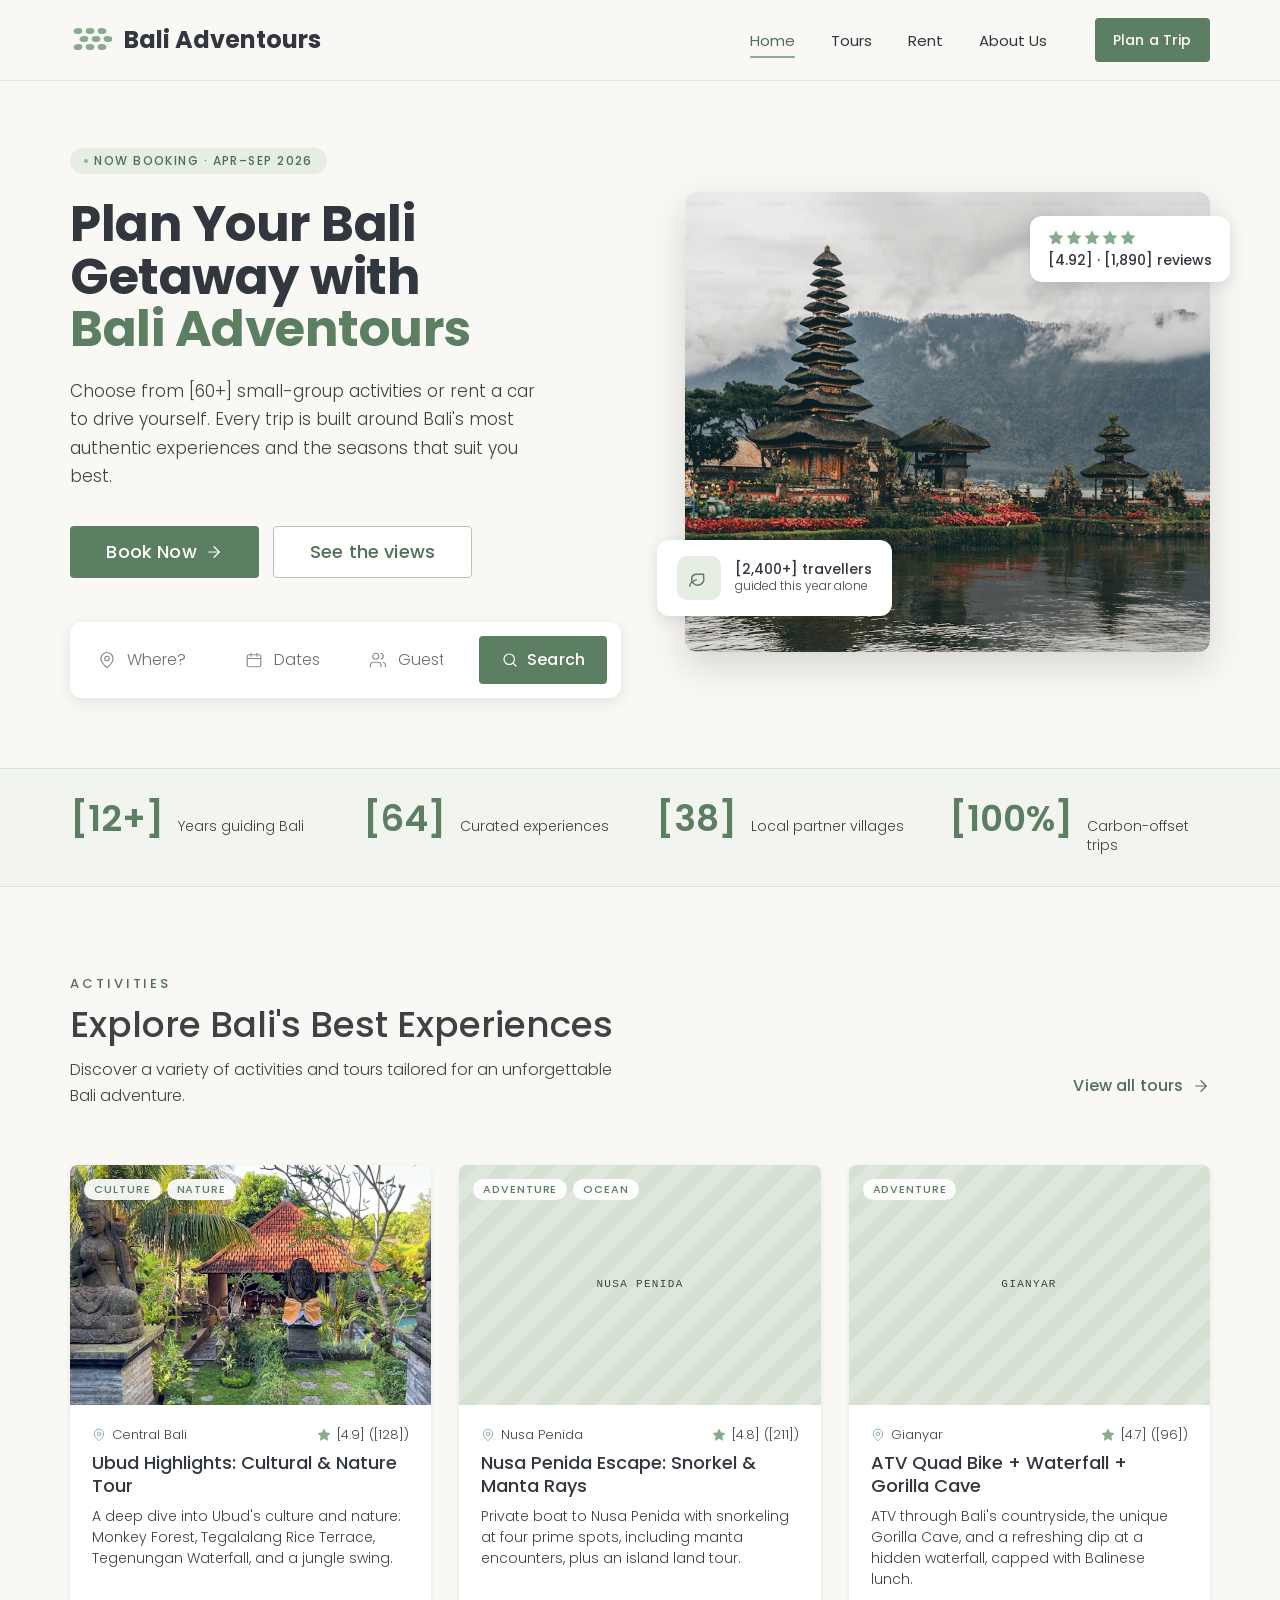
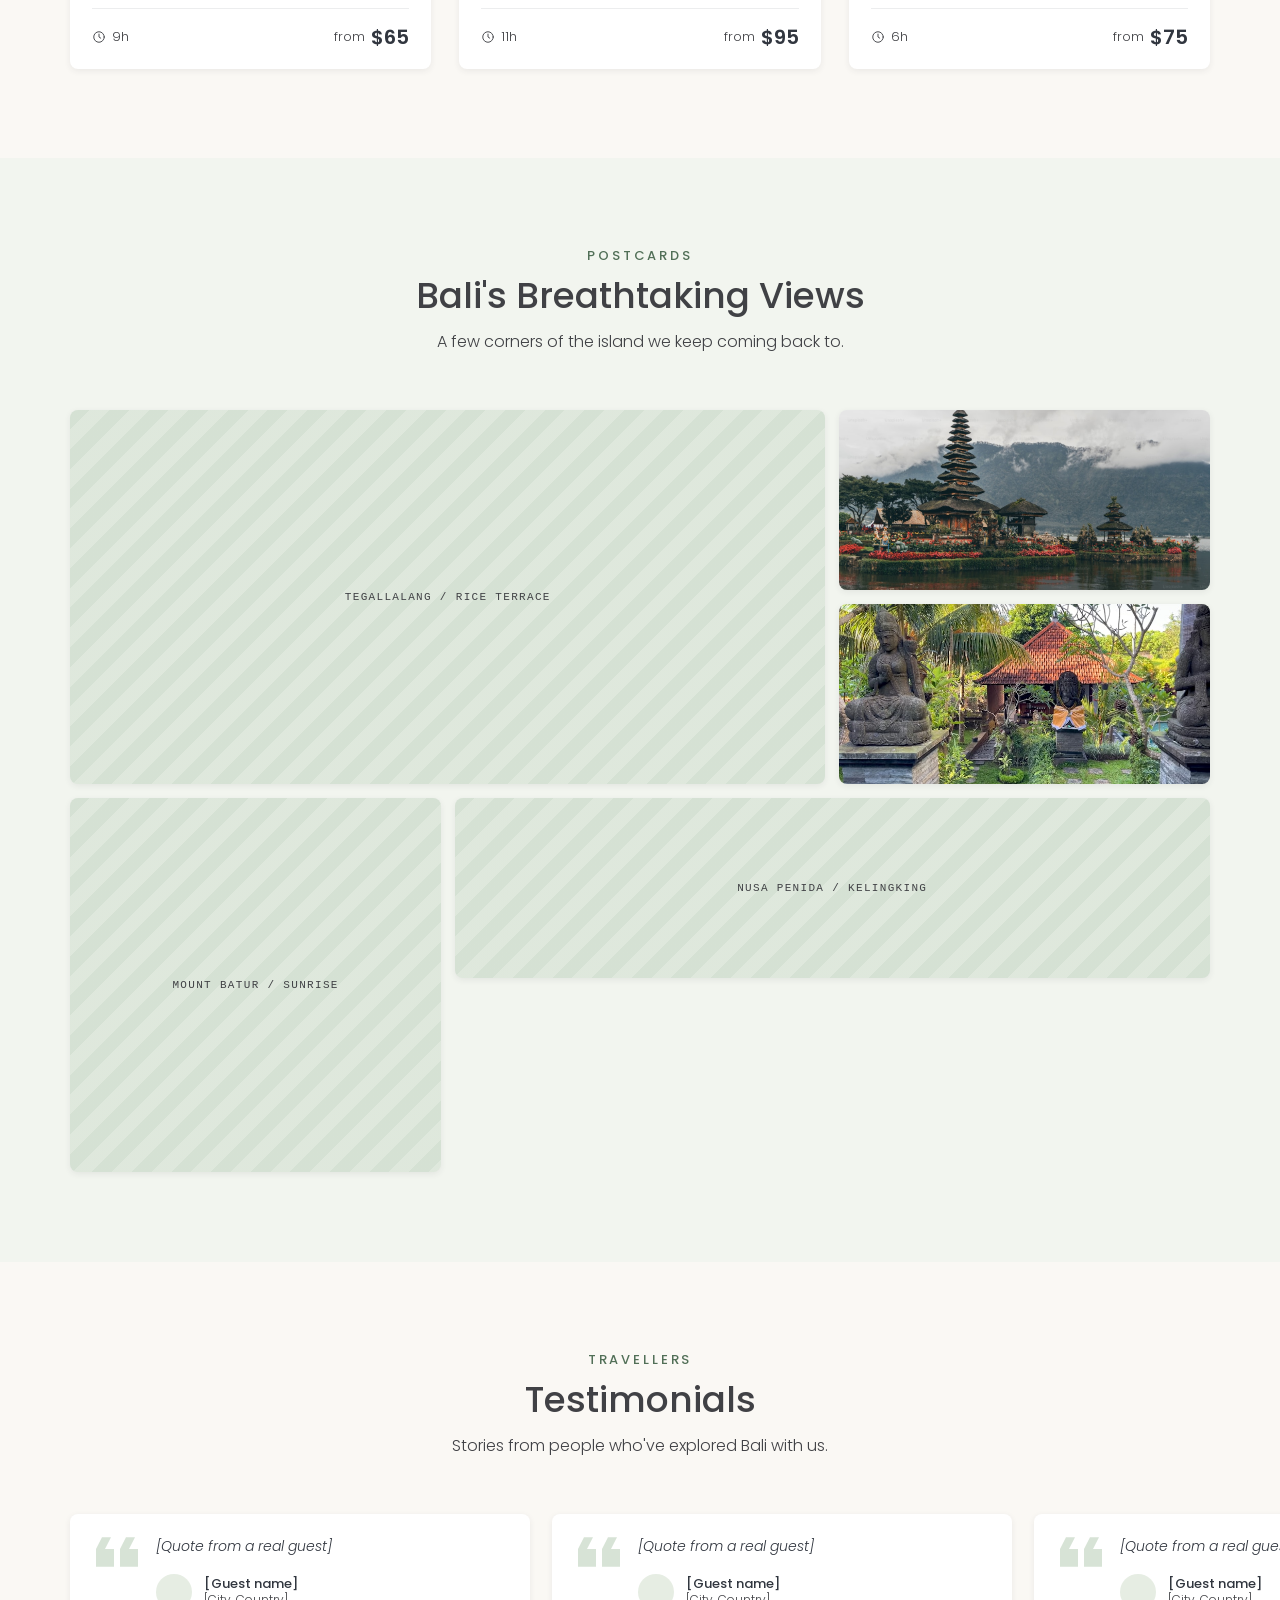
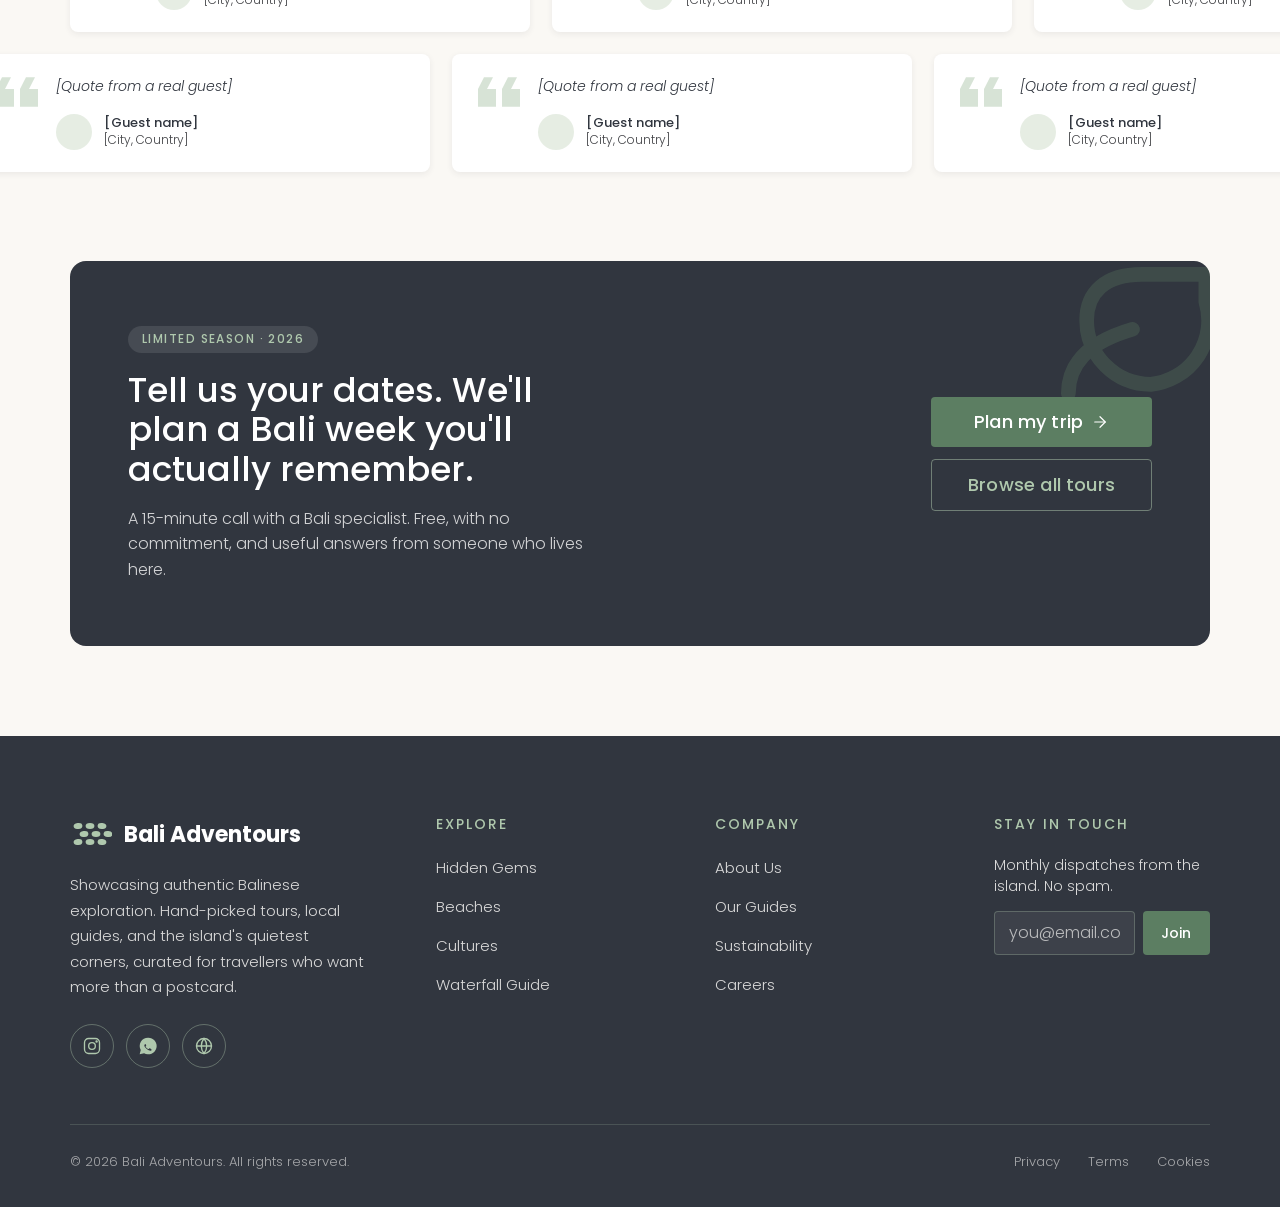
<file: index.html>
<!doctype html>
<html lang="en">
<head>
  <meta charset="utf-8" />
  <meta name="viewport" content="width=device-width, initial-scale=1" />
  <title>Bali Adventours: small-group tours and car rental in Bali</title>
  <meta name="description" content="Small-group activities across Bali with local guides, plus car rental for a self-drive trip." />
  <link rel="icon" href="assets/images/favicon.svg" type="image/svg+xml" />
  <link rel="preconnect" href="https://fonts.googleapis.com" />
  <link rel="preconnect" href="https://fonts.gstatic.com" crossorigin />
  <link href="https://fonts.googleapis.com/css2?family=Poppins:ital,wght@0,300;0,400;0,500;0,600;0,700;1,300&display=swap" rel="stylesheet" />
  <link rel="stylesheet" href="assets/stylesheets/site.css" />
</head>
<body>
  <!-- Icon sprite: referenced below with <use href="#i-name"> -->
  <svg width="0" height="0" style="position:absolute" aria-hidden="true">
    <symbol id="i-logo" viewBox="0 0 42 38" fill="currentColor"><ellipse cx="8" cy="10" rx="4.4" ry="3" transform="rotate(-8 8 10)"/><ellipse cx="20" cy="10" rx="4.4" ry="3"/><ellipse cx="32" cy="10" rx="4.4" ry="3" transform="rotate(8 32 10)"/><ellipse cx="14" cy="18" rx="4.4" ry="3" transform="rotate(-8 14 18)"/><ellipse cx="26" cy="18" rx="4.4" ry="3"/><ellipse cx="38" cy="18" rx="4.4" ry="3" transform="rotate(8 38 18)"/><ellipse cx="8" cy="26" rx="4.4" ry="3" transform="rotate(-8 8 26)"/><ellipse cx="20" cy="26" rx="4.4" ry="3"/><ellipse cx="32" cy="26" rx="4.4" ry="3" transform="rotate(8 32 26)"/></symbol>
    <symbol id="i-search" viewBox="0 0 24 24" fill="none" stroke="currentColor" stroke-width="1.6" stroke-linecap="round"><circle cx="11" cy="11" r="7"/><path d="m20 20-3.5-3.5"/></symbol>
    <symbol id="i-pin" viewBox="0 0 24 24" fill="none" stroke="currentColor" stroke-width="1.6" stroke-linecap="round" stroke-linejoin="round"><path d="M20 10c0 6-8 12-8 12s-8-6-8-12a8 8 0 0 1 16 0Z"/><circle cx="12" cy="10" r="3"/></symbol>
    <symbol id="i-clock" viewBox="0 0 24 24" fill="none" stroke="currentColor" stroke-width="1.6" stroke-linecap="round"><circle cx="12" cy="12" r="9"/><path d="M12 7v5l3 2"/></symbol>
    <symbol id="i-users" viewBox="0 0 24 24" fill="none" stroke="currentColor" stroke-width="1.6" stroke-linecap="round" stroke-linejoin="round"><path d="M16 21v-2a4 4 0 0 0-4-4H6a4 4 0 0 0-4 4v2"/><circle cx="9" cy="7" r="4"/><path d="M22 21v-2a4 4 0 0 0-3-3.87"/><path d="M16 3.13a4 4 0 0 1 0 7.75"/></symbol>
    <symbol id="i-calendar" viewBox="0 0 24 24" fill="none" stroke="currentColor" stroke-width="1.6" stroke-linecap="round" stroke-linejoin="round"><rect x="3" y="5" width="18" height="16" rx="2"/><path d="M3 10h18M8 3v4M16 3v4"/></symbol>
    <symbol id="i-star" viewBox="0 0 24 24" fill="currentColor" stroke="currentColor" stroke-width="1.4" stroke-linejoin="round"><path d="m12 2 3.09 6.26L22 9.27l-5 4.87 1.18 6.88L12 17.77l-6.18 3.25L7 14.14 2 9.27l6.91-1.01Z"/></symbol>
    <symbol id="i-arrow" viewBox="0 0 24 24" fill="none" stroke="currentColor" stroke-width="1.6" stroke-linecap="round" stroke-linejoin="round"><path d="M5 12h14"/><path d="m12 5 7 7-7 7"/></symbol>
    <symbol id="i-leaf" viewBox="0 0 24 24" fill="none" stroke="currentColor" stroke-width="1.6" stroke-linejoin="round" stroke-linecap="round"><path d="M11 20A7 7 0 0 1 4 13c0-3 2-5 6-5h7v3a7 7 0 0 1-6 9Z"/><path d="M2 21c0-3 1.85-5.5 7-7"/></symbol>
    <symbol id="i-quote" viewBox="0 0 61 43" fill="currentColor"><path d="M21.79 0 13.07 17.2h13.07V43H0V17.2L8.71 0h13.08ZM56.64 0l-8.71 17.2H61V43H34.86V17.2L43.57 0h13.07Z"/></symbol>
    <symbol id="i-ig" viewBox="0 0 24 24" fill="none" stroke="currentColor" stroke-width="1.6" stroke-linejoin="round" stroke-linecap="round"><rect x="3" y="3" width="18" height="18" rx="5"/><circle cx="12" cy="12" r="4"/><circle cx="17.5" cy="6.5" r=".7" fill="currentColor"/></symbol>
    <symbol id="i-wa" viewBox="0 0 24 24" fill="currentColor"><path d="M12 2a10 10 0 0 0-8.7 14.9L2 22l5.3-1.4A10 10 0 1 0 12 2Zm5 14.3c-.2.6-1.2 1.2-1.7 1.3-.4.1-1 .1-1.6-.1l-1.5-.6a10 10 0 0 1-3.7-3.3 4.3 4.3 0 0 1-.9-2.3c0-.6.3-1.2.8-1.5l.4-.1.4.1.6 1.3c.1.2 0 .4 0 .5l-.2.3-.4.4c-.1.1-.2.2-.1.4a4.7 4.7 0 0 0 1.6 2 6 6 0 0 0 1.7 1c.2.1.4.1.5-.1l.6-.7c.2-.2.3-.2.5-.1.2.1 1.3.6 1.5.7l.3.2c0 .1 0 .4-.1.7Z"/></symbol>
    <symbol id="i-globe" viewBox="0 0 24 24" fill="none" stroke="currentColor" stroke-width="1.6" stroke-linecap="round"><circle cx="12" cy="12" r="9"/><path d="M3 12h18M12 3a14 14 0 0 1 0 18M12 3a14 14 0 0 0 0 18"/></symbol>
    <symbol id="i-menu" viewBox="0 0 24 24" fill="none" stroke="currentColor" stroke-width="1.8" stroke-linecap="round"><path d="M4 7h16M4 12h16M4 17h16"/></symbol>
  </svg>

  <a class="skip-link" href="#main">Skip to content</a>

  <header class="site-header">
    <a class="logo" href="./" aria-label="Bali Adventours home">
      <svg style="color: var(--green-500)" aria-hidden="true"><use href="#i-logo" /></svg>
      <span>Bali Adventours</span>
    </a>
    <button class="nav-toggle" type="button" aria-expanded="false" aria-controls="site-nav" aria-label="Menu">
      <svg aria-hidden="true"><use href="#i-menu" /></svg>
    </button>
    <!-- TODO: tours.html, rent.html and about.html are not built yet -->
    <nav class="site-nav" id="site-nav" aria-label="Main">
      <a href="./" aria-current="page">Home</a>
      <a href="#tours">Tours</a>
      <a href="rent.html">Rent</a>
      <a href="about.html">About Us</a>
      <a class="btn btn-primary btn-sm" href="#plan">Plan a Trip</a>
    </nav>
  </header>

  <main id="main">
    <!-- Hero -->
    <section class="hero">
      <div>
        <span class="chip"><span class="dot"></span> Now booking · Apr–Sep 2026</span>
        <h1>Plan Your Bali Getaway with <span>Bali Adventours</span></h1>
        <p class="hero-lead">
          Choose from [60+] small-group activities or rent a car to drive yourself. Every trip is built around
          Bali's most authentic experiences and the seasons that suit you best.
        </p>
        <div class="hero-actions">
          <a class="btn btn-primary btn-lg" href="#tours">Book Now <svg aria-hidden="true"><use href="#i-arrow" /></svg></a>
          <a class="btn btn-secondary btn-lg" href="#views">See the views</a>
        </div>
        <!-- shortcut: search jumps to the tour list; wire it to real filtering once tours.html exists -->
        <form class="hero-search" action="#tours" role="search" aria-label="Find a tour">
          <div class="field">
            <svg aria-hidden="true"><use href="#i-pin" /></svg>
            <label class="visually-hidden" for="search-where">Where</label>
            <input id="search-where" name="where" type="text" placeholder="Where?" autocomplete="off" />
          </div>
          <div class="field">
            <svg aria-hidden="true"><use href="#i-calendar" /></svg>
            <label class="visually-hidden" for="search-when">When</label>
            <input id="search-when" name="when" type="text" placeholder="Dates" autocomplete="off" />
          </div>
          <div class="field">
            <svg aria-hidden="true"><use href="#i-users" /></svg>
            <label class="visually-hidden" for="search-guests">Guests</label>
            <input id="search-guests" name="guests" type="number" min="1" max="20" inputmode="numeric" placeholder="Guests" />
          </div>
          <button class="btn btn-primary" type="submit"><svg aria-hidden="true"><use href="#i-search" /></svg> Search</button>
        </form>
      </div>

      <div class="hero-media">
        <img src="assets/images/ulun-danu.jpg" width="1110" height="740"
          alt="Ulun Danu temple with its tiered shrines beside a lake, under cloudy mountains" />
        <div class="float-card travellers">
          <div class="float-icon"><svg aria-hidden="true"><use href="#i-leaf" /></svg></div>
          <div>
            <div class="float-title">[2,400+] travellers</div>
            <div class="float-sub">guided this year alone</div>
          </div>
        </div>
        <div class="float-card rating">
          <span class="stars" aria-hidden="true">
            <svg><use href="#i-star" /></svg><svg><use href="#i-star" /></svg><svg><use href="#i-star" /></svg><svg><use href="#i-star" /></svg><svg><use href="#i-star" /></svg>
          </span>
          <span class="float-title">[4.92] · [1,890] reviews</span>
        </div>
      </div>
    </section>

    <!-- Stats: placeholders until real figures are confirmed -->
    <section class="stats" aria-label="Bali Adventours in numbers">
      <div class="stat"><span class="stat-num">[12+]</span><span class="stat-label">Years guiding Bali</span></div>
      <div class="stat"><span class="stat-num">[64]</span><span class="stat-label">Curated experiences</span></div>
      <div class="stat"><span class="stat-num">[38]</span><span class="stat-label">Local partner villages</span></div>
      <div class="stat"><span class="stat-num">[100%]</span><span class="stat-label">Carbon-offset trips</span></div>
    </section>

    <!-- Tours -->
    <section class="section" id="tours" aria-labelledby="tours-title">
      <div class="tours-head">
        <div class="section-head">
          <span class="eyebrow">Activities</span>
          <h2 id="tours-title">Explore Bali's Best Experiences</h2>
          <p>Discover a variety of activities and tours tailored for an unforgettable Bali adventure.</p>
        </div>
        <a class="btn btn-ghost" href="tours.html">View all tours <svg aria-hidden="true"><use href="#i-arrow" /></svg></a>
      </div>

      <div class="tour-grid">
        <article class="tour-card">
          <div class="tour-photo">
            <img src="assets/images/ubud-temple-garden.jpg" width="720" height="405" loading="lazy"
              alt="Stone statues and a red-roofed shrine in a Balinese temple garden" />
            <div class="tour-tags"><span>Culture</span><span>Nature</span></div>
          </div>
          <div class="tour-body">
            <div class="tour-meta">
              <span><svg aria-hidden="true"><use href="#i-pin" /></svg>Central Bali</span>
              <span><svg aria-hidden="true"><use href="#i-star" /></svg>[4.9] ([128])</span>
            </div>
            <h3><a href="tours.html">Ubud Highlights: Cultural &amp; Nature Tour</a></h3>
            <p>A deep dive into Ubud's culture and nature: Monkey Forest, Tegalalang Rice Terrace, Tegenungan Waterfall, and a jungle swing.</p>
            <div class="tour-foot">
              <span><svg aria-hidden="true"><use href="#i-clock" /></svg> 9h</span>
              <span>from <span class="price">$65</span></span>
            </div>
          </div>
        </article>

        <article class="tour-card">
          <div class="tour-photo">
            <div class="img-ph" role="img" aria-label="Photo coming: Nusa Penida">Nusa Penida</div>
            <div class="tour-tags"><span>Adventure</span><span>Ocean</span></div>
          </div>
          <div class="tour-body">
            <div class="tour-meta">
              <span><svg aria-hidden="true"><use href="#i-pin" /></svg>Nusa Penida</span>
              <span><svg aria-hidden="true"><use href="#i-star" /></svg>[4.8] ([211])</span>
            </div>
            <h3><a href="tours.html">Nusa Penida Escape: Snorkel &amp; Manta Rays</a></h3>
            <p>Private boat to Nusa Penida with snorkeling at four prime spots, including manta encounters, plus an island land tour.</p>
            <div class="tour-foot">
              <span><svg aria-hidden="true"><use href="#i-clock" /></svg> 11h</span>
              <span>from <span class="price">$95</span></span>
            </div>
          </div>
        </article>

        <article class="tour-card">
          <div class="tour-photo">
            <div class="img-ph" role="img" aria-label="Photo coming: Gianyar">Gianyar</div>
            <div class="tour-tags"><span>Adventure</span></div>
          </div>
          <div class="tour-body">
            <div class="tour-meta">
              <span><svg aria-hidden="true"><use href="#i-pin" /></svg>Gianyar</span>
              <span><svg aria-hidden="true"><use href="#i-star" /></svg>[4.7] ([96])</span>
            </div>
            <h3><a href="tours.html">ATV Quad Bike + Waterfall + Gorilla Cave</a></h3>
            <p>ATV through Bali's countryside, the unique Gorilla Cave, and a refreshing dip at a hidden waterfall, capped with Balinese lunch.</p>
            <div class="tour-foot">
              <span><svg aria-hidden="true"><use href="#i-clock" /></svg> 6h</span>
              <span>from <span class="price">$75</span></span>
            </div>
          </div>
        </article>
      </div>
    </section>

    <!-- Views -->
    <section class="section views" id="views" aria-labelledby="views-title">
      <div class="section-head center">
        <span class="eyebrow">Postcards</span>
        <h2 id="views-title">Bali's Breathtaking Views</h2>
        <p>A few corners of the island we keep coming back to.</p>
      </div>
      <div class="views-grid">
        <div class="img-ph v-wide v-tall" role="img" aria-label="Photo coming: Tegallalang rice terrace">Tegallalang / Rice terrace</div>
        <img class="v-narrow" src="assets/images/ulun-danu.jpg" width="1110" height="740" loading="lazy"
          alt="Ulun Danu temple beside a lake" />
        <img class="v-narrow" src="assets/images/ubud-temple-garden.jpg" width="720" height="405" loading="lazy"
          alt="Stone statues in a Balinese temple garden" />
        <div class="img-ph v-narrow v-tall" role="img" aria-label="Photo coming: Mount Batur at sunrise">Mount Batur / Sunrise</div>
        <div class="img-ph v-wide" role="img" aria-label="Photo coming: Kelingking, Nusa Penida">Nusa Penida / Kelingking</div>
      </div>
    </section>

    <!-- Testimonials: placeholders. Only publish quotes from real guests, with their permission. -->
    <section class="section testimonials" aria-labelledby="testimonials-title">
      <div class="section-head center">
        <span class="eyebrow">Travellers</span>
        <h2 id="testimonials-title">Testimonials</h2>
        <p>Stories from people who've explored Bali with us.</p>
      </div>
      <div class="quote-rows">
        <div class="quote-row">
          <figure class="quote"><svg aria-hidden="true"><use href="#i-quote" /></svg><div><blockquote>[Quote from a real guest]</blockquote><figcaption><span class="avatar" aria-hidden="true"></span><span><b>[Guest name]</b>[City, Country]</span></figcaption></div></figure>
          <figure class="quote"><svg aria-hidden="true"><use href="#i-quote" /></svg><div><blockquote>[Quote from a real guest]</blockquote><figcaption><span class="avatar" aria-hidden="true"></span><span><b>[Guest name]</b>[City, Country]</span></figcaption></div></figure>
          <figure class="quote"><svg aria-hidden="true"><use href="#i-quote" /></svg><div><blockquote>[Quote from a real guest]</blockquote><figcaption><span class="avatar" aria-hidden="true"></span><span><b>[Guest name]</b>[City, Country]</span></figcaption></div></figure>
        </div>
        <div class="quote-row">
          <figure class="quote"><svg aria-hidden="true"><use href="#i-quote" /></svg><div><blockquote>[Quote from a real guest]</blockquote><figcaption><span class="avatar" aria-hidden="true"></span><span><b>[Guest name]</b>[City, Country]</span></figcaption></div></figure>
          <figure class="quote"><svg aria-hidden="true"><use href="#i-quote" /></svg><div><blockquote>[Quote from a real guest]</blockquote><figcaption><span class="avatar" aria-hidden="true"></span><span><b>[Guest name]</b>[City, Country]</span></figcaption></div></figure>
          <figure class="quote"><svg aria-hidden="true"><use href="#i-quote" /></svg><div><blockquote>[Quote from a real guest]</blockquote><figcaption><span class="avatar" aria-hidden="true"></span><span><b>[Guest name]</b>[City, Country]</span></figcaption></div></figure>
        </div>
      </div>
    </section>

    <!-- CTA -->
    <div class="cta-wrap" id="plan">
      <section class="cta" aria-labelledby="cta-title">
        <div class="cta-copy">
          <span class="chip chip-dark">Limited season · 2026</span>
          <h2 id="cta-title">Tell us your dates. We'll plan a Bali week you'll actually remember.</h2>
          <p>A 15-minute call with a Bali specialist. Free, with no commitment, and useful answers from someone who lives here.</p>
        </div>
        <div class="cta-actions">
          <!-- TODO: point to the real booking or WhatsApp link -->
          <a class="btn btn-primary btn-lg" href="#plan">Plan my trip <svg aria-hidden="true"><use href="#i-arrow" /></svg></a>
          <a class="btn btn-outline-light" href="tours.html">Browse all tours</a>
        </div>
        <svg class="cta-leaf" aria-hidden="true"><use href="#i-leaf" /></svg>
      </section>
    </div>
  </main>

  <footer class="site-footer">
    <div class="footer-grid">
      <div class="footer-brand">
        <a class="logo" href="./">
          <svg style="color: var(--green-300)" aria-hidden="true"><use href="#i-logo" /></svg>
          <span>Bali Adventours</span>
        </a>
        <p>
          Showcasing authentic Balinese exploration. Hand-picked tours, local guides, and the island's quietest
          corners, curated for travellers who want more than a postcard.
        </p>
        <!-- TODO: real social links -->
        <div class="socials">
          <a href="#" aria-label="Instagram"><svg aria-hidden="true"><use href="#i-ig" /></svg></a>
          <a href="#" aria-label="WhatsApp"><svg aria-hidden="true"><use href="#i-wa" /></svg></a>
          <a href="#" aria-label="Website"><svg aria-hidden="true"><use href="#i-globe" /></svg></a>
        </div>
      </div>
      <nav aria-labelledby="f-explore">
        <h2 id="f-explore">Explore</h2>
        <ul>
          <li><a href="#">Hidden Gems</a></li>
          <li><a href="#">Beaches</a></li>
          <li><a href="#">Cultures</a></li>
          <li><a href="#">Waterfall Guide</a></li>
        </ul>
      </nav>
      <nav aria-labelledby="f-company">
        <h2 id="f-company">Company</h2>
        <ul>
          <li><a href="about.html">About Us</a></li>
          <li><a href="#">Our Guides</a></li>
          <li><a href="#">Sustainability</a></li>
          <li><a href="#">Careers</a></li>
        </ul>
      </nav>
      <div class="footer-news">
        <h2>Stay in touch</h2>
        <p>Monthly dispatches from the island. No spam.</p>
        <!-- TODO: connect to an email provider; until then this form sends nothing -->
        <form id="news-form" novalidate>
          <label class="visually-hidden" for="news-email">Email address</label>
          <input id="news-email" type="email" placeholder="you@email.com" autocomplete="email" required />
          <button class="btn btn-primary btn-sm" type="submit">Join</button>
        </form>
      </div>
    </div>
    <div class="footer-bottom">
      <span>© 2026 Bali Adventours. All rights reserved.</span>
      <nav aria-label="Legal">
        <a href="#">Privacy</a>
        <a href="#">Terms</a>
        <a href="#">Cookies</a>
      </nav>
    </div>
  </footer>

  <script src="assets/javascripts/site.js"></script>
</body>
</html>
</file>
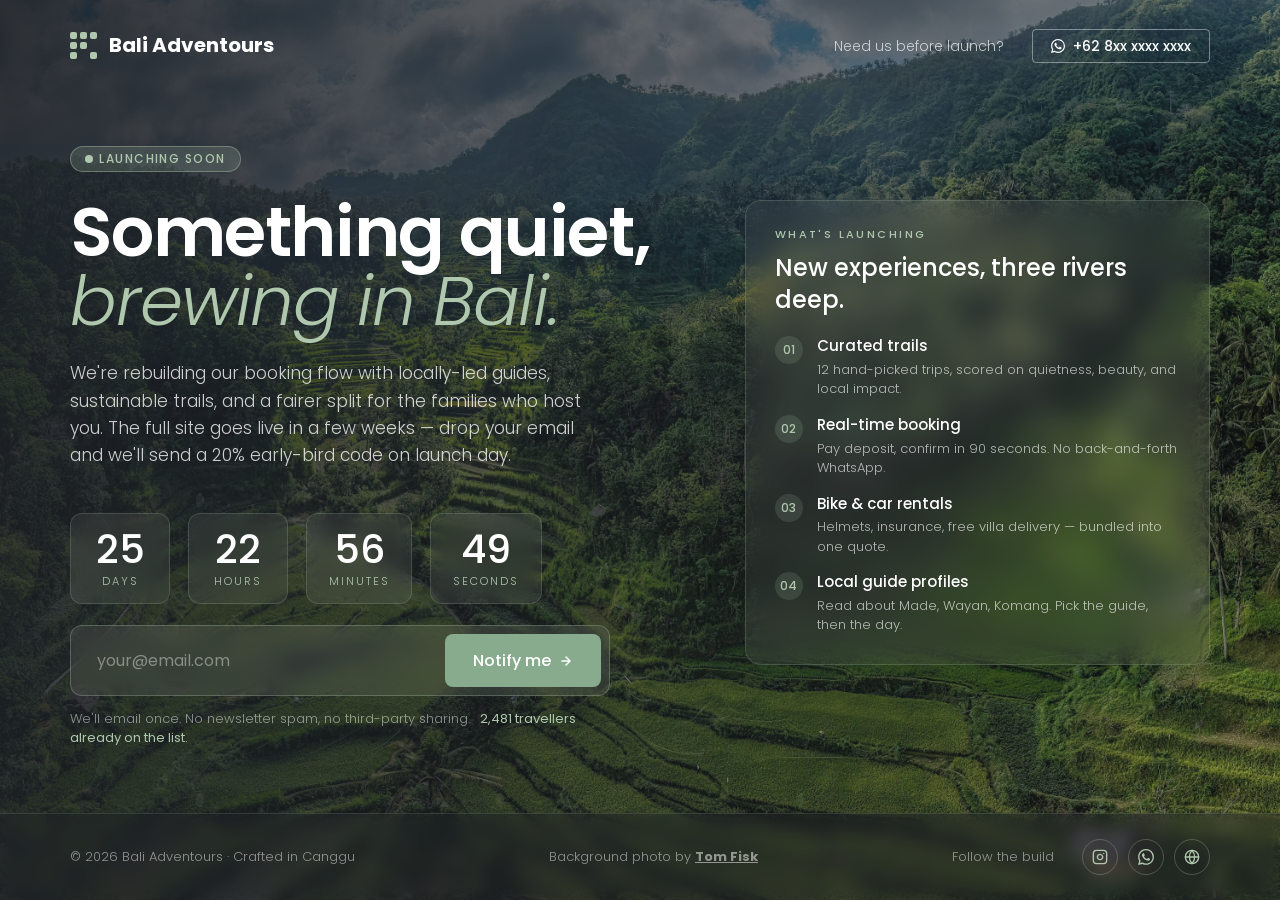
<file: coming-soon.html>
<!DOCTYPE html>
<html lang="en">

<head>
  <meta charset="UTF-8" />
  <meta name="viewport" content="width=device-width, initial-scale=1.0" />
  <title>Bali Adventours — Coming Soon</title>
  <meta name="description"
    content="Locally-led adventures, sustainable trails, fairer for everyone. Launching mid-June 2026." />
  <link rel="preconnect" href="https://fonts.googleapis.com" />
  <link rel="preconnect" href="https://fonts.gstatic.com" crossorigin />
  <link
    href="https://fonts.googleapis.com/css2?family=Poppins:ital,wght@0,300;0,400;0,500;0,600;0,700;1,300&display=swap"
    rel="stylesheet" />
  <link rel="stylesheet" href="assets/stylesheets/style.css" />
</head>

<body>
  <div class="ba-page">

    <!-- Background layers -->
    <div class="bg"></div>
    <div class="bg-texture"></div>

    <!-- Header -->
    <header>
      <a href="#" class="logo">
        <!-- 3×3 dots grid matching the design logo mark -->
        <div class="logo-icon">
          <div class="logo-dot"></div>
          <div class="logo-dot"></div>
          <div class="logo-dot"></div>
          <div class="logo-dot"></div>
          <div class="logo-dot"></div>
          <div class="logo-dot empty"></div>
          <div class="logo-dot"></div>
          <div class="logo-dot empty"></div>
          <div class="logo-dot"></div>
        </div>
        <!-- Stacked two-line logo text matching design -->
        <div class="logo-text">
          <span>Bali Adventours</span>
        </div>
      </a>

      <div class="header-right">
        <span class="header-label">Need us before launch?</span>
        <a href="javascript:void(0)" class="btn-wa" target="_blank">
          <!-- WhatsApp icon -->
          <svg width="14" height="14" viewBox="0 0 24 24" fill="currentColor">
            <path
              d="M17.472 14.382c-.297-.149-1.758-.867-2.03-.967-.273-.099-.471-.148-.67.15-.197.297-.767.966-.94 1.164-.173.199-.347.223-.644.075-.297-.15-1.255-.463-2.39-1.475-.883-.788-1.48-1.761-1.653-2.059-.173-.297-.018-.458.13-.606.134-.133.298-.347.446-.52.149-.174.198-.298.298-.497.099-.198.05-.371-.025-.52-.075-.149-.669-1.612-.916-2.207-.242-.579-.487-.5-.669-.51-.173-.008-.371-.01-.57-.01-.198 0-.52.074-.792.372-.272.297-1.04 1.016-1.04 2.479 0 1.462 1.065 2.875 1.213 3.074.149.198 2.096 3.2 5.077 4.487.709.306 1.262.489 1.694.625.712.227 1.36.195 1.871.118.571-.085 1.758-.719 2.006-1.413.248-.694.248-1.289.173-1.413-.074-.124-.272-.198-.57-.347m-5.421 7.403h-.004a9.87 9.87 0 01-5.031-1.378l-.361-.214-3.741.982.998-3.648-.235-.374a9.86 9.86 0 01-1.51-5.26c.001-5.45 4.436-9.884 9.888-9.884 2.64 0 5.122 1.03 6.988 2.898a9.825 9.825 0 012.893 6.994c-.003 5.45-4.437 9.884-9.885 9.884m8.413-18.297A11.815 11.815 0 0012.05 0C5.495 0 .16 5.335.157 11.892c0 2.096.547 4.142 1.588 5.945L.057 24l6.305-1.654a11.882 11.882 0 005.683 1.448h.005c6.554 0 11.89-5.335 11.893-11.893a11.821 11.821 0 00-3.48-8.413Z" />
          </svg>
          +62 8xx xxxx xxxx
        </a>
      </div>
    </header>

    <!-- Main content grid -->
    <main>
      <!-- Left column -->
      <div class="left">
        <div class="chip">
          <span class="chip-dot"></span>
          Launching Soon
        </div>

        <h1>
          Something quiet,<br>
          <em>brewing in Bali.</em>
        </h1>

        <p class="lead">
          We're rebuilding our booking flow with locally-led guides, sustainable trails,
          and a fairer split for the families who host you. The full site goes live in a few weeks —
          drop your email and we'll send a 20% early-bird code on launch day.
        </p>

        <!-- Countdown -->
        <div class="countdown">
          <div class="countdown-unit">
            <div class="countdown-number" id="cd-days">00</div>
            <div class="countdown-label">days</div>
          </div>
          <div class="countdown-unit">
            <div class="countdown-number" id="cd-hours">00</div>
            <div class="countdown-label">hours</div>
          </div>
          <div class="countdown-unit">
            <div class="countdown-number" id="cd-mins">00</div>
            <div class="countdown-label">minutes</div>
          </div>
          <div class="countdown-unit">
            <div class="countdown-number" id="cd-secs">00</div>
            <div class="countdown-label">seconds</div>
          </div>
        </div>

        <!-- Email form -->
        <form class="email-form" id="email-form" onsubmit="handleSubmit(event)">
          <input class="email-input" type="email" id="email-input" placeholder="your@email.com" autocomplete="email" />
          <button type="submit" class="btn-notify">
            Notify me
            <svg width="14" height="14" viewBox="0 0 24 24" fill="none" stroke="currentColor" stroke-width="2.5"
              stroke-linecap="round" stroke-linejoin="round">
              <path d="M5 12h14M12 5l7 7-7 7" />
            </svg>
          </button>
        </form>
        <div class="success-msg" id="success-msg">
          <svg width="18" height="18" viewBox="0 0 24 24" fill="none" stroke="currentColor" stroke-width="2.5"
            stroke-linecap="round" stroke-linejoin="round">
            <polyline points="20 6 9 17 4 12" />
          </svg>
          You're in! We'll email on launch day with your 20% early-bird code.
        </div>

        <p class="email-note">
          We'll email once. No newsletter spam, no third-party sharing.
          <strong>2,481 travellers already on the list.</strong>
        </p>
      </div>

      <!-- Right panel -->
      <aside class="panel">
        <div class="panel-eyebrow">What's launching</div>
        <h3>New experiences, three rivers deep.</h3>
        <ul class="feature-list">
          <li class="feature-item">
            <span class="feature-num">01</span>
            <div>
              <div class="feature-title">Curated trails</div>
              <div class="feature-desc">12 hand-picked trips, scored on quietness, beauty, and local impact.</div>
            </div>
          </li>
          <li class="feature-item">
            <span class="feature-num">02</span>
            <div>
              <div class="feature-title">Real-time booking</div>
              <div class="feature-desc">Pay deposit, confirm in 90 seconds. No back-and-forth WhatsApp.</div>
            </div>
          </li>
          <li class="feature-item">
            <span class="feature-num">03</span>
            <div>
              <div class="feature-title">Bike &amp; car rentals</div>
              <div class="feature-desc">Helmets, insurance, free villa delivery — bundled into one quote.</div>
            </div>
          </li>
          <li class="feature-item">
            <span class="feature-num">04</span>
            <div>
              <div class="feature-title">Local guide profiles</div>
              <div class="feature-desc">Read about Made, Wayan, Komang. Pick the guide, then the day.</div>
            </div>
          </li>
        </ul>
      </aside>
    </main>

    <!-- Footer — absolute bottom of 100vh ── -->
    <footer>
      <span class="footer-copy">© 2026 Bali Adventours · Crafted in Canggu</span>
      <div class="footer-copy">
        <span>Background photo by</span>
        <a href="https://www.pexels.com/photo/stunning-rice-terraces-in-bali-indonesia-35343781" class="footer-copy">
          <b>Tom Fisk</b>
        </a>
      </div>
      <div class="footer-right">
        <span>Follow the build</span>
        <div class="socials">
          <a href="#" class="social-link" aria-label="Instagram">
            <svg width="16" height="16" viewBox="0 0 24 24" fill="none" stroke="currentColor" stroke-width="2"
              stroke-linecap="round" stroke-linejoin="round">
              <rect x="2" y="2" width="20" height="20" rx="5" ry="5" />
              <path d="M16 11.37A4 4 0 1112.63 8 4 4 0 0116 11.37z" />
              <line x1="17.5" y1="6.5" x2="17.51" y2="6.5" />
            </svg>
          </a>
          <a href="javascript:void(0)" class="social-link" aria-label="WhatsApp">
            <svg width="16" height="16" viewBox="0 0 24 24" fill="currentColor">
              <path
                d="M17.472 14.382c-.297-.149-1.758-.867-2.03-.967-.273-.099-.471-.148-.67.15-.197.297-.767.966-.94 1.164-.173.199-.347.223-.644.075-.297-.15-1.255-.463-2.39-1.475-.883-.788-1.48-1.761-1.653-2.059-.173-.297-.018-.458.13-.606.134-.133.298-.347.446-.52.149-.174.198-.298.298-.497.099-.198.05-.371-.025-.52-.075-.149-.669-1.612-.916-2.207-.242-.579-.487-.5-.669-.51-.173-.008-.371-.01-.57-.01-.198 0-.52.074-.792.372-.272.297-1.04 1.016-1.04 2.479 0 1.462 1.065 2.875 1.213 3.074.149.198 2.096 3.2 5.077 4.487.709.306 1.262.489 1.694.625.712.227 1.36.195 1.871.118.571-.085 1.758-.719 2.006-1.413.248-.694.248-1.289.173-1.413-.074-.124-.272-.198-.57-.347m-5.421 7.403h-.004a9.87 9.87 0 01-5.031-1.378l-.361-.214-3.741.982.998-3.648-.235-.374a9.86 9.86 0 01-1.51-5.26c.001-5.45 4.436-9.884 9.888-9.884 2.64 0 5.122 1.03 6.988 2.898a9.825 9.825 0 012.893 6.994c-.003 5.45-4.437 9.884-9.885 9.884m8.413-18.297A11.815 11.815 0 0012.05 0C5.495 0 .16 5.335.157 11.892c0 2.096.547 4.142 1.588 5.945L.057 24l6.305-1.654a11.882 11.882 0 005.683 1.448h.005c6.554 0 11.89-5.335 11.893-11.893a11.821 11.821 0 00-3.48-8.413Z" />
            </svg>
          </a>
          <a href="#" class="social-link" aria-label="Website">
            <svg width="16" height="16" viewBox="0 0 24 24" fill="none" stroke="currentColor" stroke-width="2"
              stroke-linecap="round" stroke-linejoin="round">
              <circle cx="12" cy="12" r="10" />
              <line x1="2" y1="12" x2="22" y2="12" />
              <path d="M12 2a15.3 15.3 0 014 10 15.3 15.3 0 01-4 10 15.3 15.3 0 01-4-10 15.3 15.3 0 014-10z" />
            </svg>
          </a>
        </div>
      </div>
    </footer>

  </div><!-- /.ba-page -->
  <script src="assets/javascripts/index.js"></script>
</body>

</html>
</file>
<file: assets/stylesheets/site.css>
/* ============== Bali Adventours: shared site styles ============== */
/* Tokens and components from the Bali Adventours design (tokens.css),
   made fluid: the design is drawn at 1440px, this scales down to 320px. */

:root {
  /* Brand */
  --green-700: #5c7e62;
  --green-800: #516f57; /* text on light backgrounds: green-700 is under 4.5:1 there */
  --green-500: #88ab8e;
  --green-300: #afc8ad;
  --green-100: #e6ede3;
  --green-50: #f2f5ef;

  /* Neutrals */
  --ink-900: #1f2227;
  --ink-700: #31363f;
  --ink-500: #404145;
  --ink-300: #8a8e94;
  --ink-200: #d9d9d9;
  --ink-100: #ecedee;
  --paper: #faf8f4;
  --white: #ffffff;

  /* Radii / elevation */
  --r-sm: 4px;
  --r-md: 8px;
  --r-lg: 16px;
  --r-pill: 999px;
  --shadow-sm: 0 2px 6px rgba(49, 54, 63, 0.08);
  --shadow-md: 0 4px 14px rgba(49, 54, 63, 0.12);
  --shadow-lg: 0 14px 38px rgba(49, 54, 63, 0.18);

  /* Page side gutter: 80px on desktop, 20px on phones */
  --gutter: clamp(20px, 5.5vw, 80px);
}

/* ============== Reset ============== */
*,
*::before,
*::after {
  box-sizing: border-box;
  margin: 0;
  padding: 0;
}

html {
  scroll-behavior: smooth;
}

@media (prefers-reduced-motion: reduce) {
  html {
    scroll-behavior: auto;
  }
  *,
  *::before,
  *::after {
    transition: none !important;
  }
}

body {
  font-family: "Poppins", system-ui, -apple-system, sans-serif;
  color: var(--ink-700);
  background: var(--paper);
}

button,
input {
  font-family: inherit;
}
button {
  cursor: pointer;
  border: 0;
  background: none;
  color: inherit;
}
a {
  color: inherit;
  text-decoration: none;
}
img {
  display: block;
  max-width: 100%;
}
ul {
  list-style: none;
}
svg {
  display: block;
}

:focus-visible {
  outline: 2px solid var(--green-700);
  outline-offset: 3px;
}

.visually-hidden {
  position: absolute;
  width: 1px;
  height: 1px;
  overflow: hidden;
  clip: rect(0 0 0 0);
  white-space: nowrap;
}

.skip-link {
  position: absolute;
  left: 16px;
  top: -60px;
  z-index: 100;
  padding: 10px 16px;
  background: var(--ink-700);
  color: #fff;
  border-radius: var(--r-sm);
}
.skip-link:focus {
  top: 16px;
}

/* ============== Buttons ============== */
.btn {
  display: inline-flex;
  align-items: center;
  justify-content: center;
  gap: 8px;
  min-height: 44px;
  padding: 14px 28px;
  border-radius: var(--r-sm);
  font: 500 16px/1 "Poppins", sans-serif;
  letter-spacing: 0.01em;
  transition:
    transform 0.15s ease,
    background 0.2s ease,
    color 0.2s ease,
    border-color 0.2s ease,
    box-shadow 0.2s ease;
  white-space: nowrap;
}
.btn svg {
  width: 18px;
  height: 18px;
}
.btn-primary {
  background: var(--green-700);
  color: #fff;
}
.btn-primary:hover {
  background: var(--ink-700);
  transform: translateY(-1px);
  box-shadow: 0 6px 16px rgba(92, 126, 98, 0.35);
}
.btn-secondary {
  background: #fff;
  color: var(--green-800);
  border: 1px solid var(--green-300);
}
.btn-secondary:hover {
  background: var(--green-50);
  border-color: var(--green-500);
}
.btn-ghost {
  color: var(--green-800);
  padding-inline: 0;
}
.btn-ghost:hover {
  color: var(--ink-700);
}
.btn-sm {
  padding: 9px 18px;
  font-size: 14px;
}
.btn-lg {
  padding: 16px 36px;
  font-size: 18px;
}

/* ============== Chips ============== */
.chip {
  display: inline-flex;
  align-items: center;
  gap: 6px;
  padding: 6px 14px;
  border-radius: var(--r-pill);
  font: 500 12px/1.2 "Poppins", sans-serif;
  letter-spacing: 0.12em;
  text-transform: uppercase;
  background: var(--green-100);
  color: var(--green-800);
}
.chip-dark {
  background: rgba(255, 255, 255, 0.1);
  color: var(--green-300);
}
.dot {
  display: inline-block;
  width: 4px;
  height: 4px;
  border-radius: 50%;
  background: currentColor;
  opacity: 0.5;
}

/* ============== Header ============== */
.site-header {
  position: sticky;
  top: 0;
  z-index: 50;
  display: flex;
  align-items: center;
  justify-content: space-between;
  gap: 24px;
  padding: 18px var(--gutter);
  background: rgba(250, 248, 244, 0.9);
  backdrop-filter: blur(6px);
  -webkit-backdrop-filter: blur(6px);
  border-bottom: 1px solid rgba(175, 200, 173, 0.3);
}
.logo {
  display: flex;
  align-items: center;
  gap: 12px;
  font: 700 24px/1 "Poppins", sans-serif;
  color: var(--ink-700);
}
.logo svg {
  width: 42px;
  height: 38px;
  flex-shrink: 0;
}
.site-nav {
  display: flex;
  align-items: center;
  gap: 36px;
}
.site-nav a:not(.btn) {
  position: relative;
  padding: 6px 0;
  font: 400 15px/1 "Poppins", sans-serif;
  transition: color 0.2s ease;
}
.site-nav a:not(.btn):hover,
.site-nav a[aria-current="page"] {
  color: var(--green-800);
}
.site-nav a[aria-current="page"]::after {
  content: "";
  position: absolute;
  bottom: -4px;
  left: 0;
  right: 0;
  height: 2px;
  background: var(--green-500);
  border-radius: 2px;
}
.site-nav .btn {
  margin-left: 12px;
}
.nav-toggle {
  display: none;
  width: 44px;
  height: 44px;
  place-items: center;
  border-radius: var(--r-sm);
}
.nav-toggle svg {
  width: 24px;
  height: 24px;
}

/* ============== Section heading ============== */
.section {
  padding: clamp(64px, 7vw, 100px) var(--gutter);
}
.section-head {
  display: flex;
  flex-direction: column;
  gap: 12px;
}
.section-head.center {
  align-items: center;
  text-align: center;
}
.eyebrow {
  font: 500 13px/1.2 "Poppins", sans-serif;
  letter-spacing: 0.22em;
  text-transform: uppercase;
  color: var(--green-800);
}
.section-head h2 {
  font: 500 clamp(28px, 3vw, 36px) / 1.15 "Poppins", sans-serif;
  color: var(--ink-500);
  max-width: 680px;
  text-wrap: balance;
}
.section-head p {
  font: 300 16px/1.6 "Poppins", sans-serif;
  color: var(--ink-500);
  max-width: 560px;
}

/* ============== Image placeholder (no real photo yet) ============== */
.img-ph {
  background:
    repeating-linear-gradient(135deg, rgba(136, 171, 142, 0.18) 0 14px, rgba(136, 171, 142, 0.08) 14px 28px),
    var(--green-100);
  display: grid;
  place-items: center;
  padding: 12px;
  text-align: center;
  color: var(--ink-500);
  font: 500 11px/1.4 "Menlo", "Consolas", monospace;
  letter-spacing: 0.12em;
  text-transform: uppercase;
}

/* ============== Hero ============== */
.hero {
  display: grid;
  grid-template-columns: 1.05fr 1fr;
  gap: 64px;
  align-items: center;
  padding: clamp(40px, 5vw, 72px) var(--gutter) clamp(56px, 5.5vw, 80px);
}
.hero .chip {
  margin-bottom: 24px;
}
.hero h1 {
  font: 700 clamp(36px, 3.9vw, 56px) / 1.05 "Poppins", sans-serif;
  letter-spacing: -0.01em;
  margin-bottom: 22px;
  text-wrap: balance;
}
.hero h1 span {
  color: var(--green-700);
}
.hero-lead {
  font: 300 17px/1.65 "Poppins", sans-serif;
  color: var(--ink-500);
  max-width: 480px;
  margin-bottom: 36px;
}
.hero-actions {
  display: flex;
  flex-wrap: wrap;
  gap: 14px;
  margin-bottom: 44px;
}
.hero-search {
  display: grid;
  grid-template-columns: minmax(0, 1.2fr) minmax(0, 1fr) minmax(0, 1fr) auto;
  gap: 8px;
  max-width: 620px;
  padding: 14px;
  background: #fff;
  border-radius: 12px;
  box-shadow: var(--shadow-md);
}
.field {
  position: relative;
  min-width: 0;
}
.field svg {
  position: absolute;
  left: 14px;
  top: 50%;
  transform: translateY(-50%);
  width: 18px;
  height: 18px;
  color: var(--ink-300);
  pointer-events: none;
}
.field input {
  width: 100%;
  min-height: 44px;
  padding: 12px 12px 12px 42px;
  border: 1px solid transparent;
  border-radius: var(--r-sm);
  font: 300 16px/1.4 "Poppins", sans-serif; /* 16px: iOS Safari zooms into smaller inputs */
  color: var(--ink-700);
  background: #fff;
}
.field input::placeholder {
  color: #6b6f75; /* ink-300 is 3.3:1 on white; these hints act as the visible labels */
}
.field input:focus {
  border-color: var(--green-500);
  outline: none;
}
.hero-search .btn {
  padding-inline: 22px;
}

.hero-media {
  position: relative;
  height: 460px;
}
.hero-media img {
  width: 100%;
  height: 100%;
  object-fit: cover;
  border-radius: 12px;
  box-shadow: var(--shadow-lg);
}
.float-card {
  position: absolute;
  display: flex;
  align-items: center;
  gap: 14px;
  padding: 16px 20px;
  background: #fff;
  border-radius: 12px;
  box-shadow: var(--shadow-md);
}
.float-card.travellers {
  left: -28px;
  bottom: 36px;
}
.float-card.rating {
  right: -20px;
  top: 24px;
  flex-direction: column;
  align-items: flex-start;
  gap: 6px;
  padding: 14px 18px;
}
.float-icon {
  width: 44px;
  height: 44px;
  border-radius: 10px;
  background: var(--green-100);
  color: var(--green-700);
  display: grid;
  place-items: center;
}
.float-icon svg {
  width: 22px;
  height: 22px;
}
.float-title {
  font: 500 14px/1.2 "Poppins", sans-serif;
}
.float-sub {
  font: 300 12px/1.4 "Poppins", sans-serif;
  color: var(--ink-500);
}
.stars {
  display: flex;
  gap: 2px;
  color: var(--green-500);
}
.stars svg {
  width: 16px;
  height: 16px;
}

/* ============== Stat strip ============== */
.stats {
  display: grid;
  grid-template-columns: repeat(4, minmax(0, 1fr));
  gap: 32px;
  padding: 32px var(--gutter);
  background: var(--green-50);
  border-block: 1px solid rgba(175, 200, 173, 0.4);
}
.stat {
  display: flex;
  align-items: baseline;
  gap: 14px;
}
.stat-num {
  font: 600 36px/1 "Poppins", sans-serif;
  color: var(--green-700);
  white-space: nowrap;
}
.stat-label {
  font: 300 14px/1.3 "Poppins", sans-serif;
  color: var(--ink-500);
}

/* ============== Tours ============== */
.tours-head {
  display: flex;
  flex-wrap: wrap;
  justify-content: space-between;
  align-items: flex-end;
  gap: 24px;
  margin-bottom: 56px;
}
.tour-grid {
  display: grid;
  grid-template-columns: repeat(3, minmax(0, 1fr));
  gap: 28px;
}
.tour-card {
  position: relative;
  display: flex;
  flex-direction: column;
  background: #fff;
  border-radius: var(--r-md);
  overflow: hidden;
  box-shadow: var(--shadow-sm);
  transition:
    transform 0.25s ease,
    box-shadow 0.25s ease;
}
.tour-card:hover,
.tour-card:focus-within {
  transform: translateY(-4px);
  box-shadow: var(--shadow-md);
}
.tour-photo {
  position: relative;
  aspect-ratio: 3 / 2;
}
.tour-photo img,
.tour-photo .img-ph {
  width: 100%;
  height: 100%;
  object-fit: cover;
}
.tour-tags {
  position: absolute;
  top: 14px;
  left: 14px;
  display: flex;
  gap: 6px;
}
.tour-tags span {
  padding: 5px 10px;
  border-radius: var(--r-pill);
  background: rgba(255, 255, 255, 0.92);
  color: var(--green-700);
  font: 500 11px/1 "Poppins", sans-serif;
  letter-spacing: 0.08em;
  text-transform: uppercase;
}
.tour-body {
  display: flex;
  flex-direction: column;
  flex: 1;
  padding: 22px;
}
.tour-meta {
  display: flex;
  justify-content: space-between;
  align-items: center;
  gap: 12px;
  margin-bottom: 8px;
  font: 300 13px/1.2 "Poppins", sans-serif;
  color: var(--ink-500);
}
.tour-meta span {
  display: inline-flex;
  align-items: center;
  gap: 6px;
}
.tour-meta svg {
  width: 14px;
  height: 14px;
  color: var(--green-500);
}
.tour-card h3 {
  font: 500 18px/1.3 "Poppins", sans-serif;
  margin-bottom: 8px;
}
/* The whole card is clickable through the title link */
.tour-card h3 a::after {
  content: "";
  position: absolute;
  inset: 0;
}
.tour-card p {
  font: 300 14px/1.5 "Poppins", sans-serif;
  color: var(--ink-500);
  margin-bottom: 18px;
}
.tour-foot {
  display: flex;
  justify-content: space-between;
  align-items: center;
  margin-top: auto;
  padding-top: 18px;
  border-top: 1px solid var(--ink-100);
  font: 300 13px/1 "Poppins", sans-serif;
  color: var(--ink-500);
}
.tour-foot span {
  display: inline-flex;
  align-items: center;
  gap: 6px;
}
.tour-foot svg {
  width: 14px;
  height: 14px;
}
.price {
  font: 600 20px/1 "Poppins", sans-serif;
  color: var(--ink-700);
}

/* ============== Views (postcards) ============== */
.views {
  background: var(--green-50);
}
.views-grid {
  display: grid;
  grid-template-columns: repeat(6, minmax(0, 1fr));
  grid-auto-rows: 180px;
  gap: 14px;
  margin-top: 56px;
}
.views-grid > * {
  border-radius: var(--r-md);
  overflow: hidden;
  box-shadow: var(--shadow-sm);
}
.views-grid img {
  width: 100%;
  height: 100%;
  object-fit: cover;
}
.v-wide {
  grid-column: span 4;
}
.v-narrow {
  grid-column: span 2;
}
.v-tall {
  grid-row: span 2;
}

/* ============== Testimonials ============== */
.testimonials {
  overflow: hidden;
}
.quote-rows {
  display: flex;
  flex-direction: column;
  gap: 22px;
  margin-top: 56px;
}
.quote-row {
  display: flex;
  gap: 22px;
}
.quote-row:nth-child(2) {
  transform: translateX(-100px);
}
.quote {
  flex: 0 0 460px;
  display: flex;
  gap: 18px;
  padding: 22px 26px;
  background: #fff;
  border-radius: var(--r-md);
  box-shadow: var(--shadow-sm);
}
.quote > svg {
  width: 42px;
  height: 32px;
  flex-shrink: 0;
  color: rgba(175, 200, 173, 0.5);
}
.quote blockquote {
  font: italic 300 14px/1.55 "Poppins", sans-serif;
  margin-bottom: 16px;
}
.quote figcaption {
  display: flex;
  align-items: center;
  gap: 12px;
  font: 300 12px/1.3 "Poppins", sans-serif;
  color: var(--ink-500);
}
.quote figcaption b {
  display: block;
  font-weight: 500;
  font-size: 13px;
  color: var(--ink-700);
}
.avatar {
  width: 36px;
  height: 36px;
  flex-shrink: 0;
  border-radius: 50%;
  background: var(--green-100);
}

/* ============== CTA ============== */
.cta-wrap {
  padding: 0 var(--gutter) clamp(64px, 7vw, 100px);
}
.cta {
  position: relative;
  overflow: hidden;
  display: flex;
  flex-wrap: wrap;
  justify-content: space-between;
  align-items: center;
  gap: 32px;
  padding: clamp(40px, 5vw, 72px) clamp(24px, 4.5vw, 64px);
  background: var(--ink-700);
  border-radius: var(--r-lg);
  color: #fff;
}
.cta-copy {
  max-width: 540px;
}
.cta .chip {
  margin-bottom: 18px;
}
.cta h2 {
  font: 500 clamp(28px, 2.7vw, 38px) / 1.15 "Poppins", sans-serif;
  margin-bottom: 16px;
  text-wrap: balance;
}
.cta p {
  font: 300 16px/1.6 "Poppins", sans-serif;
  color: rgba(255, 255, 255, 0.78);
  max-width: 480px;
}
.cta-actions {
  position: relative;
  z-index: 1;
  display: flex;
  flex-direction: column;
  gap: 12px;
}
.btn-outline-light {
  color: var(--green-300);
  border: 1px solid rgba(175, 200, 173, 0.5);
  padding: 16px 36px;
  font-size: 18px;
}
.btn-outline-light:hover {
  color: #fff;
  border-color: var(--green-300);
}
.cta-leaf {
  position: absolute;
  right: -60px;
  top: -60px;
  width: 220px;
  height: 220px;
  color: var(--green-700);
  opacity: 0.3;
}

/* ============== Footer ============== */
.site-footer {
  padding: 80px var(--gutter) 36px;
  background: var(--ink-700);
  color: var(--ink-200);
}
.footer-grid {
  display: grid;
  grid-template-columns: 1.4fr repeat(3, minmax(0, 1fr));
  gap: 64px;
  padding-bottom: 56px;
  border-bottom: 1px solid rgba(175, 200, 173, 0.2);
}
.footer-brand .logo {
  color: #fff;
  font-size: 22px;
  margin-bottom: 18px;
}
.footer-brand p {
  font: 300 15px/1.7 "Poppins", sans-serif;
  max-width: 320px;
  margin-bottom: 24px;
}
.socials {
  display: flex;
  gap: 12px;
}
.socials a {
  width: 44px;
  height: 44px;
  display: grid;
  place-items: center;
  border-radius: 50%;
  border: 1px solid rgba(175, 200, 173, 0.4);
  color: var(--green-300);
  transition: all 0.2s ease;
}
.socials a:hover {
  background: var(--green-500);
  border-color: var(--green-500);
  color: #fff;
}
.socials svg {
  width: 20px;
  height: 20px;
}
.site-footer h2 {
  font: 500 14px/1.2 "Poppins", sans-serif;
  letter-spacing: 0.14em;
  text-transform: uppercase;
  color: var(--green-300);
  margin-bottom: 22px;
}
.site-footer ul {
  display: flex;
  flex-direction: column;
  gap: 14px;
}
.site-footer ul a {
  font: 300 15px/1.3 "Poppins", sans-serif;
  transition: color 0.2s ease;
}
.site-footer ul a:hover {
  color: var(--green-300);
}
.footer-news p {
  font: 300 14px/1.5 "Poppins", sans-serif;
  margin-bottom: 14px;
}
.footer-news form {
  display: flex;
  gap: 8px;
}
.footer-news input {
  flex: 1;
  min-width: 0;
  min-height: 44px;
  padding: 10px 14px;
  border-radius: var(--r-sm);
  border: 1px solid rgba(175, 200, 173, 0.3);
  background: rgba(255, 255, 255, 0.06);
  color: #fff;
  font: 300 16px/1.4 "Poppins", sans-serif;
}
.footer-news input::placeholder {
  color: rgba(217, 217, 217, 0.8);
}
.footer-bottom {
  display: flex;
  flex-wrap: wrap;
  justify-content: space-between;
  align-items: center;
  gap: 16px;
  padding-top: 28px;
  font: 300 13px/1.4 "Poppins", sans-serif;
  color: rgba(217, 217, 217, 0.7);
}
.footer-bottom nav {
  display: flex;
  gap: 28px;
}

/* ============== Tablet ============== */
@media (max-width: 1100px) {
  .hero {
    grid-template-columns: 1fr;
    gap: 48px;
  }
  .hero-media {
    height: 400px;
    margin-inline: 20px;
  }
  .stats {
    grid-template-columns: repeat(2, minmax(0, 1fr));
  }
  .tour-grid {
    grid-template-columns: repeat(2, minmax(0, 1fr));
  }
  .footer-grid {
    grid-template-columns: repeat(2, minmax(0, 1fr));
    gap: 48px;
  }
}

/* ============== Phone ============== */
@media (max-width: 768px) {
  .logo {
    font-size: 19px;
  }
  .logo svg {
    width: 34px;
    height: 31px;
  }
  .nav-toggle {
    display: grid;
  }
  .site-nav {
    position: absolute;
    top: 100%;
    left: 0;
    right: 0;
    flex-direction: column;
    align-items: stretch;
    gap: 0;
    padding: 8px var(--gutter) 20px;
    background: var(--paper);
    border-bottom: 1px solid rgba(175, 200, 173, 0.3);
    box-shadow: var(--shadow-md);
  }
  .site-nav[data-open="false"] {
    display: none;
  }
  .site-nav a:not(.btn) {
    padding: 14px 0;
    font-size: 17px;
    border-bottom: 1px solid var(--ink-100);
  }
  .site-nav a[aria-current="page"]::after {
    display: none;
  }
  .site-nav .btn {
    margin: 16px 0 0;
  }

  .hero-media {
    height: 300px;
    margin-inline: 0;
  }
  .float-card.travellers {
    left: 12px;
    bottom: 12px;
  }
  .float-card.rating {
    right: 12px;
    top: 12px;
  }
  .hero-search {
    grid-template-columns: minmax(0, 1fr);
  }
  .hero-actions .btn {
    flex: 1 1 auto;
  }

  .stats {
    gap: 20px;
  }
  .stat {
    flex-direction: column;
    gap: 6px;
  }
  .stat-num {
    font-size: 30px;
  }

  .tour-grid {
    grid-template-columns: 1fr;
  }

  .views-grid {
    grid-template-columns: repeat(2, minmax(0, 1fr));
    grid-auto-rows: 140px;
  }
  .v-wide {
    grid-column: span 2;
  }
  .v-narrow {
    grid-column: span 1;
  }
  .v-tall {
    grid-row: span 1;
  }

  .quote-row {
    flex-direction: column;
  }
  .quote-row:nth-child(2) {
    transform: none;
  }
  .quote {
    flex-basis: auto;
  }

  .cta-actions {
    width: 100%;
  }

  .footer-grid {
    grid-template-columns: minmax(0, 1fr);
    gap: 40px;
  }
}
</file>
<file: assets/stylesheets/style.css>
/* ── Design Tokens ── */
:root {
  --green-700: #5c7e62;
  --green-500: #88ab8e;
  --green-300: #afc8ad;
  --green-100: #e6ede3;
  --green-50: #f2f5ef;
  --ink-900: #1f2227;
  --ink-700: #31363f;
  --ink-500: #404145;
  --ink-300: #8a8e94;
  --ink-200: #d9d9d9;
  --paper: #faf8f4;
  --r-sm: 4px;
  --r-md: 8px;
  --r-lg: 16px;
  --r-pill: 999px;
}

*,
*::before,
*::after {
  box-sizing: border-box;
  margin: 0;
  padding: 0;
}

html,
body {
  width: 100%;
  height: 100%;
  font-family: "Poppins", system-ui, sans-serif;
  background: var(--ink-700);
}

/* ── Page: exactly 1440×900 viewport, full bleed ── */
.ba-page {
  position: relative;
  width: 100vw;
  height: 100vh;
  overflow: hidden;
  background: var(--ink-700);
  color: #fff;
  font-family: "Poppins", system-ui, sans-serif;
}

/* ── Background image with gradient overlay ── */
.bg {
  position: absolute;
  inset: 0;
  background-image:
    linear-gradient(110deg, rgba(31, 34, 39, 0.92) 0%, rgba(31, 34, 39, 0.65) 45%, rgba(31, 34, 39, 0.25) 100%),
    url("../images/ubud-landscape.webp"); /* Updated path */
  background-size: cover;
  background-position: center;
}

/* ── Leaf texture overlay ── */
.bg-texture {
  position: absolute;
  inset: 0;
  background-image:
    radial-gradient(ellipse 8px 14px at 200px 200px, rgba(175, 200, 173, 0.08) 50%, transparent 51%), radial-gradient(ellipse 8px 14px at 600px 700px, rgba(175, 200, 173, 0.06) 50%, transparent 51%),
    radial-gradient(ellipse 8px 14px at 1100px 300px, rgba(175, 200, 173, 0.05) 50%, transparent 51%);
  background-size: 300px 300px;
  pointer-events: none;
}

/* ── Header ── */
header {
  position: relative;
  z-index: 2;
  padding: 32px 80px;
  display: flex;
  justify-content: space-between;
  align-items: center;
}

.logo {
  display: flex;
  align-items: center;
  gap: 12px;
  text-decoration: none;
  cursor: pointer;
}
/* Dots grid logo — 3×3 pattern matching the design */
.logo-icon {
  display: grid;
  grid-template-columns: repeat(3, 7px);
  grid-template-rows: repeat(3, 7px);
  gap: 3px;
}

.logo-dot {
  width: 7px;
  height: 7px;
  border-radius: 2px;
  background: var(--green-300);
}

.logo-dot.empty {
  background: transparent;
}

.logo-text {
  display: flex;
  flex-direction: column;
  line-height: 1.15;
}

.logo-text span {
  font:
    700 20px/1.15 "Poppins",
    sans-serif;
  color: #fff;
}

.header-right {
  display: flex;
  gap: 28px;
  align-items: center;
}

.header-label {
  font:
    300 14px/1 "Poppins",
    sans-serif;
  color: rgba(255, 255, 255, 0.7);
}

.btn-wa {
  display: inline-flex;
  align-items: center;
  gap: 8px;
  padding: 9px 18px;
  border-radius: var(--r-sm);
  font:
    500 14px/1 "Poppins",
    sans-serif;
  border: 1px solid rgba(255, 255, 255, 0.4);
  background: transparent;
  color: #fff;
  cursor: pointer;
  text-decoration: none;
  transition:
    border-color 0.2s,
    background 0.2s;
}

.btn-wa:hover {
  border-color: var(--green-300);
  background: rgba(175, 200, 173, 0.1);
}

/* ── Main grid ── */
main {
  position: relative;
  z-index: 2;
  padding: 60px 80px 0;
  display: grid;
  grid-template-columns: 1.3fr 1fr;
  gap: 80px;
  align-items: start;
}

/* ── Left column ── */
.left {
  display: flex;
  flex-direction: column;
}

/* Chip */
.chip {
  display: inline-flex;
  align-items: center;
  gap: 6px;
  padding: 6px 14px;
  border-radius: var(--r-pill);
  border: 1px solid rgba(175, 200, 173, 0.4);
  background: rgba(175, 200, 173, 0.18);
  font:
    500 12px/1 "Poppins",
    sans-serif;
  letter-spacing: 0.12em;
  text-transform: uppercase;
  color: var(--green-300);
  margin-bottom: 28px;
  width: fit-content;
}

.chip-dot {
  width: 8px;
  height: 8px;
  border-radius: 50%;
  background: var(--green-300);
  animation: pulse 2s ease-in-out infinite;
}

/* Headline — 84px matching JSX exactly */
h1 {
  font:
    600 84px/1 "Poppins",
    sans-serif;
  letter-spacing: -0.02em;
  margin-bottom: 28px;
  max-width: 720px;
}
h1 em {
  font-style: italic;
  font-weight: 300;
  color: var(--green-300);
}

/* Body copy */
.lead {
  font:
    300 19px/1.6 "Poppins",
    sans-serif;
  color: rgba(255, 255, 255, 0.78);
  max-width: 540px;
  margin-bottom: 48px;
}

/* ── Countdown ── */
.countdown {
  display: flex;
  gap: 18px;
  margin-bottom: 1.5rem;
}

.countdown-unit {
  background: rgba(255, 255, 255, 0.06);
  backdrop-filter: blur(10px);
  -webkit-backdrop-filter: blur(10px);
  border: 1px solid rgba(175, 200, 173, 0.2);
  border-radius: 12px;
  padding: 18px 24px;
  min-width: 100px;
  text-align: center;
}

.countdown-number {
  font:
    500 44px/1 "Poppins",
    sans-serif;
  color: #fff;
  margin-bottom: 6px;
  font-variant-numeric: tabular-nums;
}

.countdown-label {
  font:
    300 11px/1 "Poppins",
    sans-serif;
  color: var(--green-300);
  letter-spacing: 0.18em;
  text-transform: uppercase;
}

/* ── Email capture ── */
.email-form {
  display: flex;
  gap: 0;
  background: rgba(255, 255, 255, 0.08);
  backdrop-filter: blur(10px);
  -webkit-backdrop-filter: blur(10px);
  border: 1px solid rgba(175, 200, 173, 0.3);
  border-radius: 12px;
  padding: 8px;
  max-width: 540px;
}

.email-input {
  flex: 1;
  background: transparent;
  border: 0;
  outline: none;
  padding: 14px 18px;
  /* 16px minimum: iOS/iPadOS Safari zooms into inputs with smaller text */
  font:
    400 16px/1 "Poppins",
    sans-serif;
  color: #fff;
  min-width: 0;
}

.email-input::placeholder {
  color: rgba(255, 255, 255, 0.4);
}

.btn-notify {
  display: inline-flex;
  align-items: center;
  gap: 8px;
  padding: 14px 28px;
  border-radius: var(--r-md);
  font:
    500 16px/1 "Poppins",
    sans-serif;
  background: var(--green-500);
  color: #fff;
  border: 0;
  cursor: pointer;
  transition:
    background 0.2s,
    transform 0.15s,
    box-shadow 0.2s;
  white-space: nowrap;
  flex-shrink: 0;
}

.btn-notify:hover {
  background: var(--green-700);
  transform: translateY(-1px);
  box-shadow: 0 6px 16px rgba(136, 171, 142, 0.4);
}

.email-note {
  font:
    300 13px/1.5 "Poppins",
    sans-serif;
  color: rgba(255, 255, 255, 0.5);
  margin-top: 14px;
  max-width: 540px;
}

.email-note strong {
  color: var(--green-300);
  font-weight: 400;
  margin-left: 6px;
}

/* Success state */
.success-msg {
  display: none;
  align-items: center;
  gap: 12px;
  max-width: 540px;
  padding: 16px 20px;
  border-radius: 12px;
  background: rgba(175, 200, 173, 0.15);
  border: 1px solid rgba(175, 200, 173, 0.4);
  font:
    400 15px/1.4 "Poppins",
    sans-serif;
  color: var(--green-300);
}

.success-msg.show {
  display: flex;
}

/* ── Right panel ── */
.panel {
  background: rgba(255, 255, 255, 0.06);
  backdrop-filter: blur(14px);
  -webkit-backdrop-filter: blur(14px);
  border: 1px solid rgba(175, 200, 173, 0.2);
  border-radius: 16px;
  padding: 32px;
  margin-top: 60px;
}

.panel-eyebrow {
  font:
    500 11px/1 "Poppins",
    sans-serif;
  letter-spacing: 0.22em;
  text-transform: uppercase;
  color: var(--green-300);
}

.panel h3 {
  font:
    500 24px/1.3 "Poppins",
    sans-serif;
  color: #fff;
  margin-top: 12px;
  margin-bottom: 24px;
}

.feature-list {
  display: flex;
  flex-direction: column;
  gap: 18px;
  list-style: none;
}

.feature-item {
  display: flex;
  gap: 14px;
  align-items: flex-start;
}

.feature-num {
  width: 28px;
  height: 28px;
  border-radius: 50%;
  background: rgba(175, 200, 173, 0.15);
  color: var(--green-300);
  display: grid;
  place-items: center;
  font:
    500 12px/1 "Poppins",
    sans-serif;
  flex-shrink: 0;
}

.feature-title {
  font:
    500 15px/1.3 "Poppins",
    sans-serif;
  color: #fff;
  margin-bottom: 4px;
}

.feature-desc {
  font:
    300 13px/1.5 "Poppins",
    sans-serif;
  color: rgba(255, 255, 255, 0.65);
}

/* ── Footer — absolute bottom of the 100vh page ── */
footer {
  position: absolute;
  bottom: 0;
  left: 0;
  right: 0;
  z-index: 2;
  padding: 28px 80px;
  display: flex;
  justify-content: space-between;
  align-items: center;
  border-top: 1px solid rgba(175, 200, 173, 0.15);
  background: rgba(31, 34, 39, 0.4);
  backdrop-filter: blur(8px);
  -webkit-backdrop-filter: blur(8px);
}

.footer-copy {
  font:
    300 13px/1 "Poppins",
    sans-serif;
  color: rgba(255, 255, 255, 0.5);
}

.footer-right {
  display: flex;
  gap: 28px;
  align-items: center;
}

.footer-right > span {
  font:
    300 13px/1 "Poppins",
    sans-serif;
  color: rgba(255, 255, 255, 0.5);
}

.socials {
  display: flex;
  gap: 10px;
}

.social-link {
  width: 36px;
  height: 36px;
  border-radius: 50%;
  border: 1px solid rgba(175, 200, 173, 0.3);
  display: grid;
  place-items: center;
  color: var(--green-300);
  text-decoration: none;
  transition: all 0.2s;
}

.social-link:hover {
  background: var(--green-500);
  color: #fff;
  border-color: var(--green-500);
}

/* ── Animations ── */
@keyframes pulse {
  0%,
  100% {
    opacity: 1;
  }
  50% {
    opacity: 0.4;
  }
}

/* ── Tablet: unlock scroll, single column ── */
/* ── Large screens: one locked screen, sizes shrink with viewport height ──
   Capped at the design values, so tall monitors look exactly as designed. */
@media (min-width: 1024px) {
  header {
    padding: clamp(14px, 3.2vh, 32px) clamp(40px, 5.5vw, 80px);
  }
  main {
    padding: clamp(8px, 6vh, 60px) clamp(40px, 5.5vw, 80px) 0;
    gap: clamp(32px, 5.5vw, 80px);
  }
  .chip {
    margin-bottom: clamp(10px, 2.8vh, 28px);
  }
  h1 {
    font-size: clamp(36px, min(8.4vh, 5.4vw), 84px);
    margin-bottom: clamp(10px, 2.8vh, 28px);
  }
  .lead {
    font-size: clamp(14px, 1.9vh, 19px);
    margin-bottom: clamp(14px, 4.8vh, 48px);
  }
  .countdown {
    margin-bottom: clamp(10px, 2.4vh, 24px);
  }
  .countdown-unit {
    padding: clamp(8px, 1.8vh, 18px) clamp(14px, 2.4vh, 24px);
  }
  .countdown-number {
    font-size: clamp(26px, 4.4vh, 44px);
  }
  .email-note {
    margin-top: clamp(8px, 1.4vh, 14px);
  }
  .panel {
    margin-top: clamp(0px, 6vh, 60px);
    padding: clamp(18px, 3.2vh, 32px);
  }
  .panel h3 {
    margin-bottom: clamp(10px, 2.4vh, 24px);
  }
  .feature-list {
    gap: clamp(8px, 1.8vh, 18px);
  }
  footer {
    padding: clamp(12px, 2.8vh, 28px) clamp(40px, 5.5vw, 80px);
  }
}

@media (max-width: 1023px) {
  .ba-page {
    height: auto;
    min-height: 100vh;
    overflow-y: auto;
    overflow-x: hidden;
  }

  .bg {
    position: fixed;
  } /* keep bg fixed even when scrolling */
  footer {
    position: relative;
    margin-top: 48px;
  }
  main {
    grid-template-columns: 1fr;
    gap: 32px;
    padding: 40px 48px 0;
  }
  h1 {
    font-size: 60px;
  }

  .panel {
    margin-top: 0;
  }
  header {
    padding: 24px 48px;
  }
  footer {
    padding: 22px 48px;
    flex-direction: column;
    gap: 16px;
    text-align: center;
  }

  .footer-copy {
    line-height: 1.5;
  }

  .social-link {
    width: 44px;
    height: 44px;
  } /* touch-sized on phones and tablets */
}

/* ── Short desktop windows (laptop browsers): tighter still ── */
@media (min-width: 1024px) and (max-height: 700px) {
  header {
    padding-block: 10px;
  }
  main {
    padding-top: 4px;
  }
  .chip,
  h1 {
    margin-bottom: 8px;
  }
  .lead {
    font-size: 14px;
    margin-bottom: 12px;
  }
  .countdown-unit {
    padding: 6px 12px;
  }
  .countdown-number {
    font-size: 24px;
  }
  .panel {
    margin-top: 0;
  }
  footer {
    padding-block: 10px;
  }
}

/* ── Too short to fit one screen: scroll instead of cutting content off ── */
@media (min-width: 1024px) and (max-height: 559px) {
  .ba-page {
    height: auto;
    min-height: 100vh;
    overflow-x: hidden;
  }
  footer {
    position: relative;
    margin-top: 24px;
  }
}

/* ── Portrait tablets: same locked one-screen page, stacked columns ── */
@media (min-width: 740px) and (max-width: 1023px) and (min-height: 900px) {
  .ba-page {
    height: 100vh;
    min-height: 0;
    overflow: hidden;
  }
  header {
    padding: clamp(14px, 2.4vh, 24px) 48px;
  }
  main {
    padding: clamp(8px, 2.4vh, 40px) 48px 0;
    gap: clamp(16px, 2.6vh, 32px);
  }
  .chip {
    margin-bottom: clamp(10px, 2vh, 28px);
  }
  h1 {
    font-size: clamp(36px, 5vh, 60px);
    margin-bottom: clamp(10px, 2vh, 28px);
  }
  .lead {
    font-size: clamp(15px, 1.6vh, 19px);
    margin-bottom: clamp(12px, 2.2vh, 48px);
  }
  .countdown {
    margin-bottom: clamp(10px, 2vh, 24px);
  }
  .countdown-unit {
    padding: clamp(8px, 1.4vh, 18px) 20px;
  }
  .countdown-number {
    font-size: clamp(28px, 3.6vh, 44px);
  }
  .panel {
    padding: clamp(18px, 2.4vh, 32px);
  }
  .panel h3 {
    margin-bottom: clamp(10px, 1.8vh, 24px);
  }
  .feature-list {
    display: grid;
    grid-template-columns: repeat(2, minmax(0, 1fr));
    gap: clamp(10px, 1.6vh, 18px) 24px;
  }
  footer {
    position: absolute;
    margin-top: 0;
    flex-direction: row;
    text-align: left;
    padding: clamp(12px, 2vh, 22px) 48px;
  }
  .footer-copy {
    white-space: nowrap;
  }
  .footer-right > span {
    display: none;
  }
}

/* ── Shorter tablets (iPad mini in Safari): a little tighter ── */
@media (min-width: 740px) and (max-width: 1023px) and (min-height: 900px) and (max-height: 1000px) {
  .chip,
  h1 {
    margin-bottom: 8px;
  }
  .lead {
    margin-bottom: 12px;
  }
  .countdown-number {
    font-size: 28px;
  }
}

/* ── Mobile ── */
@media (max-width: 739px) {
  header {
    padding: 18px 20px;
    flex-wrap: wrap;
    gap: 12px;
  }

  .header-label {
    display: none;
  }

  .btn-wa {
    padding: 8px 14px;
    font-size: 13px;
  }

  main {
    padding: 28px 20px 0;
    gap: 28px;
  }

  .chip {
    font-size: 10px;
    padding: 5px 12px;
    margin-bottom: 20px;
  }

  h1 {
    font-size: 38px;
    letter-spacing: -0.015em;
    margin-bottom: 20px;
  }

  .lead {
    font-size: 15px;
    line-height: 1.55;
    margin-bottom: 32px;
  }

  /* Countdown: 2×2 grid on small screens */
  .countdown {
    display: grid;
    grid-template-columns: 1fr 1fr;
    gap: 10px;
    margin-bottom: 28px;
  }

  .countdown-unit {
    padding: 16px 12px;
    min-width: unset;
  }

  .countdown-number {
    font-size: 36px;
  }

  /* Email form: stack on very small */
  .email-form {
    flex-direction: column;
    padding: 10px;
    gap: 8px;
    max-width: 100%;
  }

  .email-input {
    padding: 12px 14px;
  }

  .btn-notify {
    padding: 12px 20px;
    font-size: 14px;
    justify-content: center;
    border-radius: var(--r-sm);
  }

  .email-note {
    font-size: 12px;
  }

  /* Panel */
  .panel {
    padding: 24px 20px;
  }

  .panel h3 {
    font-size: 19px;
    margin-bottom: 18px;
  }

  .feature-desc {
    font-size: 12px;
  }

  footer {
    padding: 24px 20px 36px; /* extra bottom room clears the iPhone home bar */
    margin-top: 32px;
  }

  .footer-right > span {
    display: none;
  }
}

/* ── Small phones ── */
@media (max-width: 420px) {
  h1 {
    font-size: 30px;
  }

  .logo-text span {
    font-size: 17px;
  }

  .countdown-number {
    font-size: 30px;
  }

  .countdown-label {
    font-size: 9px;
  }

  /* Countdown: row on very small */
  .countdown {
    grid-template-columns: repeat(4, 1fr);
    gap: 6px;
  }

  .countdown-unit {
    padding: 12px 6px;
  }

  .countdown-number {
    font-size: 22px;
  }
}
</file>
